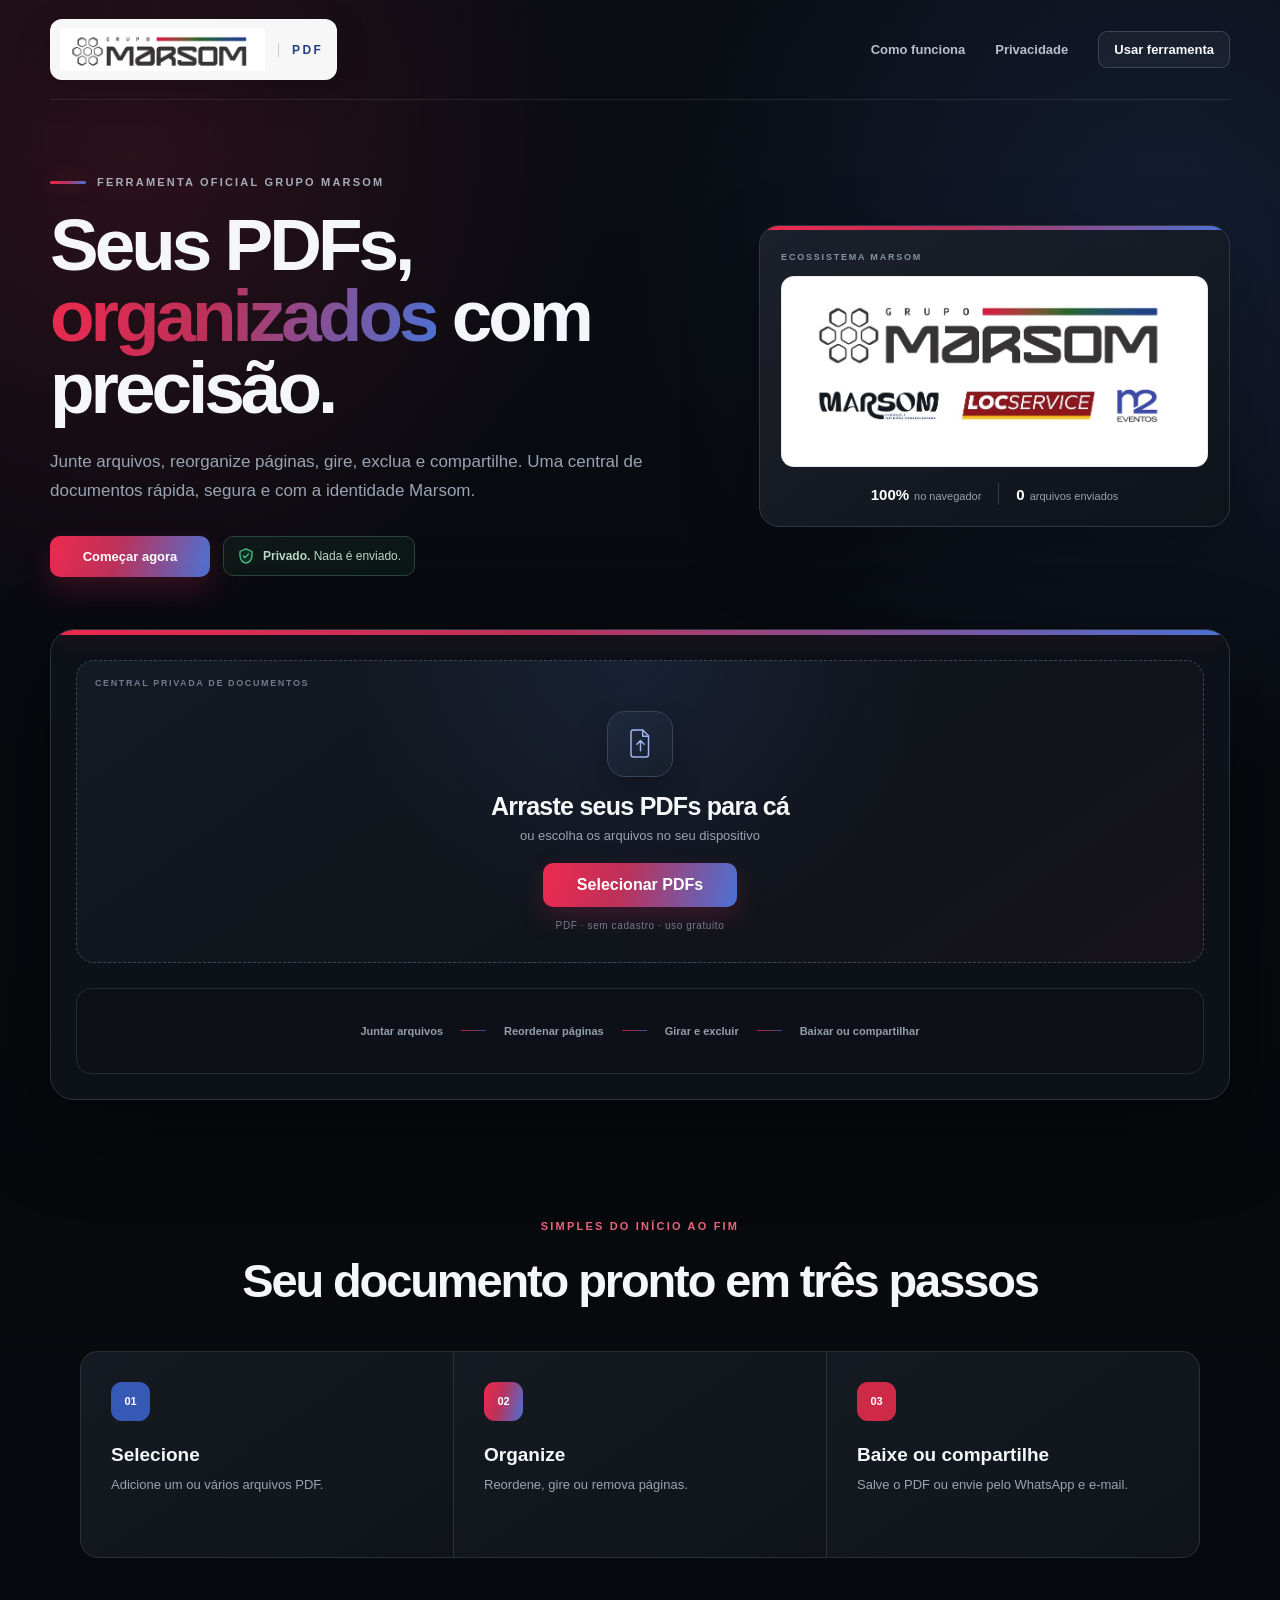
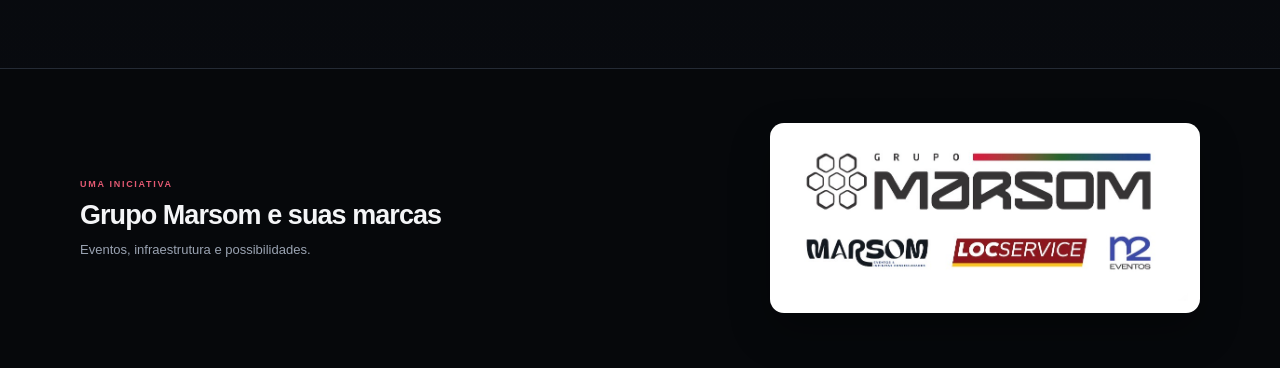
<file: index.html>
<!doctype html>
<html lang="pt-BR">
  <head>
    <meta charset="UTF-8" />
    <meta name="viewport" content="width=device-width, initial-scale=1.0" />
    <meta name="description" content="Junte, reorganize, gire e remova páginas de PDF com privacidade, direto no navegador." />
    <meta name="theme-color" content="#24468d" />
    <link rel="icon" href="./favicon.svg" type="image/svg+xml" />
    <title>PDF Marsom | Junte e organize PDFs</title>
    <script type="module" crossorigin src="./assets/index-D_0NeqN0.js"></script>
    <link rel="stylesheet" crossorigin href="./assets/index-9Cz_FFvO.css">
  </head>
  <body>
    <div id="root"></div>
  </body>
</html>
</file>
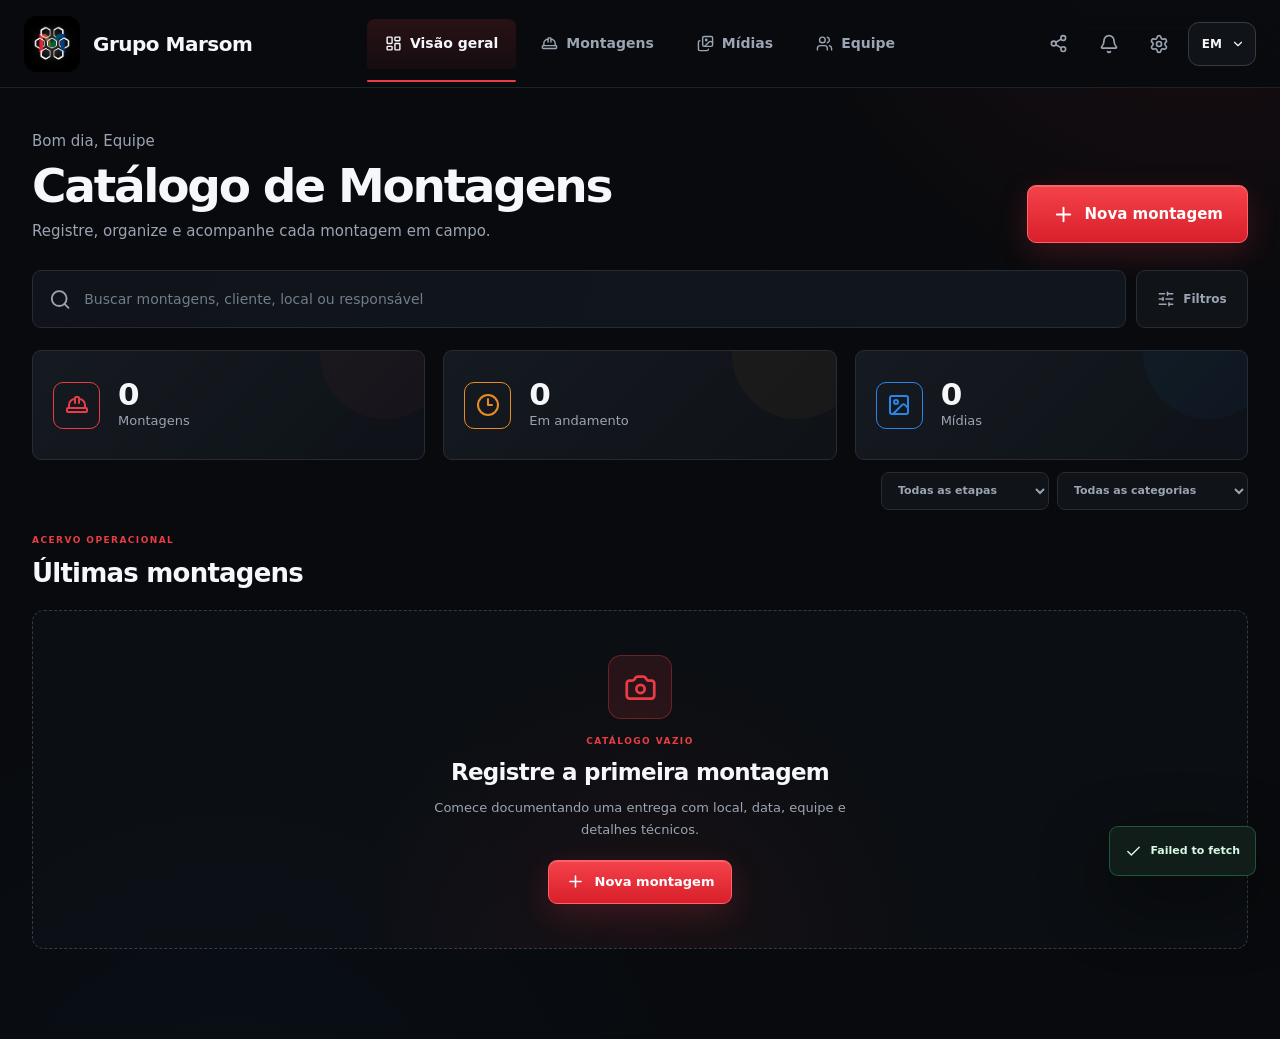
<file: catalogo-marsom/index.html>
<!doctype html>
<html lang="pt-BR">
  <head>
    <meta charset="UTF-8" />
    <meta name="viewport" content="width=device-width, initial-scale=1.0" />
    <meta
      name="description"
      content="Registro visual de montagens, equipes e entregas do Grupo Marsom."
    />
    <meta name="theme-color" content="#090b0f" />
    <link rel="icon" href="./favicon.svg" type="image/svg+xml" />
    <script src="./config.js"></script>
    <title>Grupo Marsom | Catálogo de Montagens</title>
    <script type="module" crossorigin src="/catalogo-marsom/assets/index-b9t-9WVA.js"></script>
    <link rel="stylesheet" crossorigin href="/catalogo-marsom/assets/style-B_e5G7xh.css">
  </head>
  <body>
    <div id="root"></div>
  </body>
</html>
</file>
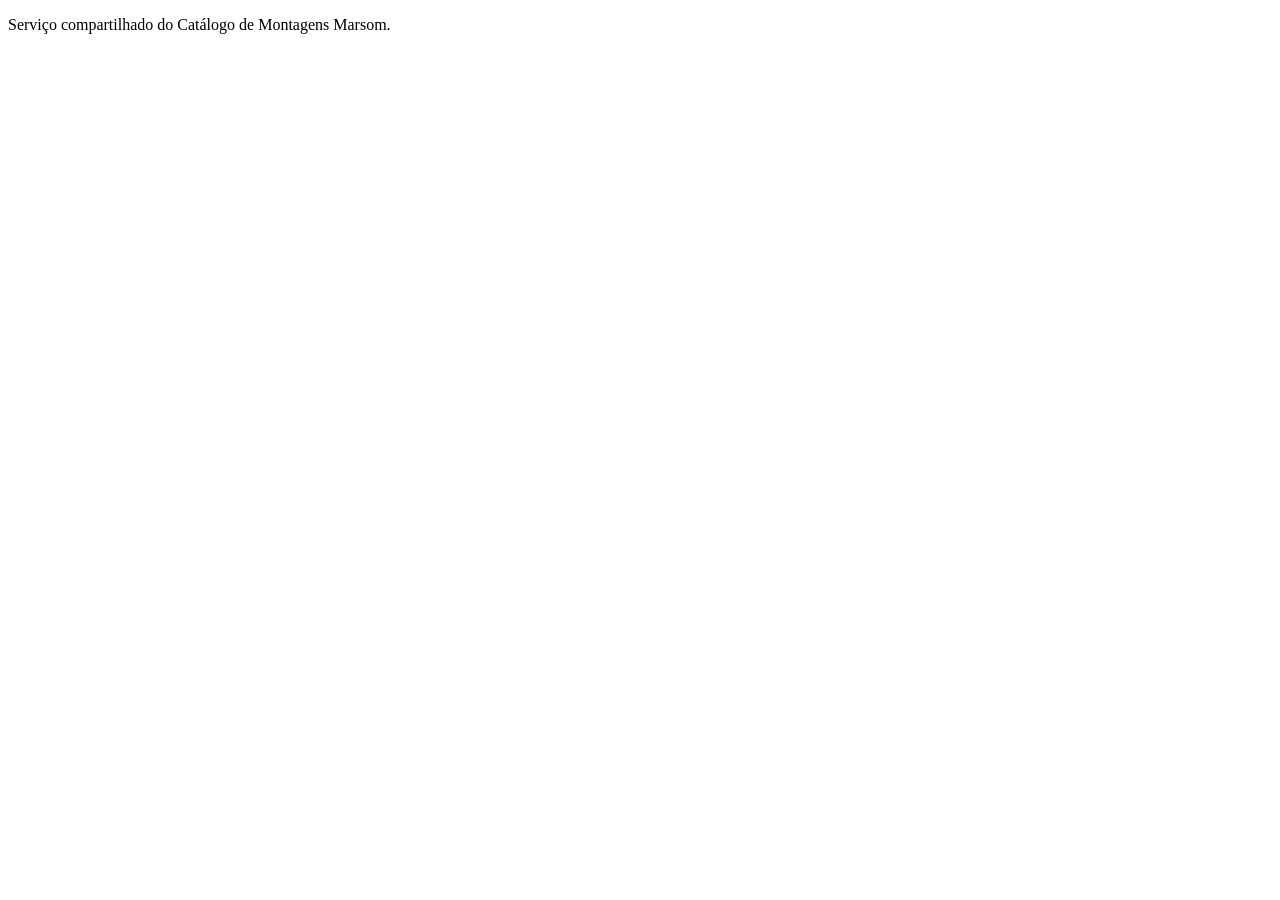
<file: catalogo-marsom-cloudflare/public/index.html>
<!doctype html>
<html lang="pt-BR">
  <head>
    <meta charset="utf-8" />
    <meta name="viewport" content="width=device-width, initial-scale=1" />
    <title>API do Catálogo Marsom</title>
  </head>
  <body>
    <p>Serviço compartilhado do Catálogo de Montagens Marsom.</p>
  </body>
</html>
</file>
<file: assets/index-9Cz_FFvO.css>
:root{--lightningcss-light: ;--lightningcss-dark:initial;color-scheme:dark;--bg:#07090d;--surface:#0f131a;--surface-2:#151a23;--surface-3:#1b212c;--ink:#f4f6fa;--muted:#9aa3b2;--line:#29303d;--red:#e12a4b;--red-deep:#a91837;--blue:#4b72d5;--blue-deep:#223f85;--green:#2ba86b;--brand-gradient:linear-gradient(105deg, #ee294d 0%, #bc315a 42%, #4b72d5 100%)}*{box-sizing:border-box}html{scroll-behavior:smooth}body{background:var(--bg);color:var(--ink);margin:0;font-family:Inter,Arial,Helvetica,sans-serif}button,a{-webkit-tap-highlight-color:transparent}button{font:inherit}a{color:inherit;text-decoration:none}button:focus-visible,a:focus-visible,input:focus-visible+span{outline-offset:3px;outline:3px solid #5a7ddc70}.site-shell{background:radial-gradient(circle at 10% 8%,#e12a4b29,#0000 30rem),radial-gradient(circle at 91% 13%,#4b72d52b,#0000 33rem),linear-gradient(#090c12 0%,#07090d 62%,#090b10 100%);min-height:100vh;position:relative;overflow:hidden}.site-shell:before{z-index:0;content:"";pointer-events:none;opacity:.16;background-image:linear-gradient(#ffffff09 1px,#0000 1px),linear-gradient(90deg,#ffffff09 1px,#0000 1px);background-size:52px 52px;position:absolute;inset:0;-webkit-mask-image:linear-gradient(#000 0,#0000 42rem);mask-image:linear-gradient(#000 0,#0000 42rem)}.site-shell>*{z-index:1;position:relative}.topbar{border-bottom:1px solid #ffffff17;justify-content:space-between;align-items:center;width:min(1180px,100% - 48px);height:100px;margin:0 auto;display:flex}.brand{color:#232429;background:#f7f7f7;border:1px solid #ffffff3d;border-radius:12px;align-items:center;gap:13px;padding:8px 13px 8px 9px;display:flex;box-shadow:0 12px 35px #0000003d}.brand-crop{width:205px;height:43px;display:block;position:relative;overflow:hidden}.brand-crop img{width:205px;height:auto;display:block}.product-name{letter-spacing:.2em;color:var(--blue-deep);border-left:1px solid #c8cad0;padding-left:13px;font-size:12px;font-weight:820}nav{color:#b8bfcb;align-items:center;gap:30px;font-size:13px;font-weight:650;display:flex}nav a{transition:color .16s,border-color .16s,background .16s}nav a:hover{color:#fff}.nav-cta{color:#f8f9fb;background:#ffffff0b;border:1px solid #3d4656;border-radius:9px;padding:10px 15px}.nav-cta:hover{background:#ffffff14;border-color:#5a6780}.hero{grid-template-columns:minmax(0,1.15fr) minmax(340px,.85fr);align-items:center;gap:72px;width:min(1180px,100% - 48px);margin:76px auto 52px;display:grid}.hero-content{max-width:690px}.eyebrow,.section-kicker{letter-spacing:.2em;color:#a5adba;margin:0 0 21px;font-size:11px;font-weight:800}.eyebrow{align-items:center;gap:11px;display:flex}.eyebrow span{background:var(--brand-gradient);border-radius:4px;width:36px;height:3px;box-shadow:0 0 20px #e12a4b6b}.hero h1{letter-spacing:-.055em;max-width:720px;margin:0;font-size:clamp(48px,5.7vw,76px);font-weight:740;line-height:.98}.hero h1 em{color:#0000;background:var(--brand-gradient);-webkit-background-clip:text;background-clip:text;font-style:normal}.hero-copy{max-width:660px;color:var(--muted);margin:25px 0 0;font-size:17px;line-height:1.68}.hero-actions{flex-wrap:wrap;align-items:center;gap:13px;margin-top:30px;display:flex}.hero-cta{text-align:center;color:#fff;background:var(--brand-gradient);border-radius:10px;min-width:160px;padding:13px 20px;font-size:13px;font-weight:780;transition:transform .16s,box-shadow .16s;box-shadow:0 12px 28px #ac255247}.hero-cta:hover{transform:translateY(-2px);box-shadow:0 16px 34px #ac255261}.privacy-pill{color:#b9d8c8;background:#1e593b29;border:1px solid #294438;border-radius:10px;align-items:center;gap:8px;width:-moz-fit-content;width:fit-content;padding:10px 13px;font-size:12px;display:flex}.privacy-pill svg{fill:#2ba86b21;stroke:#4cca88;stroke-width:1.7px;stroke-linecap:round;stroke-linejoin:round;width:18px;height:18px}.hero-signature{background:linear-gradient(145deg,#1c222df0,#0e1219f0),radial-gradient(circle at 100% 0,#4b72d533,#0000 18rem);border:1px solid #303744;border-radius:20px;padding:21px;position:relative;overflow:hidden;box-shadow:0 28px 70px #00000057}.hero-signature:before{content:"";background:var(--brand-gradient);height:4px;position:absolute;inset:0 0 auto}.signature-label{color:#8791a1;letter-spacing:.2em;margin:5px 0 14px;font-size:9px;font-weight:800;display:block}.signature-logo{background:#fff;border-radius:13px;padding:14px;box-shadow:inset 0 0 0 1px #00000014}.signature-logo img{width:100%;height:auto;display:block}.signature-details{color:#99a2b0;justify-content:center;align-items:center;gap:17px;margin-top:16px;font-size:11px;display:flex}.signature-details span{align-items:baseline;gap:5px;display:flex}.signature-details b{color:#fff;font-size:15px}.signature-details i{background:#343c49;width:1px;height:22px}.editor-card{background:#0e1219f7;border:1px solid #2d3542;border-radius:24px;width:min(1180px,100% - 40px);margin:0 auto;scroll-margin-top:20px;position:relative;overflow:hidden;box-shadow:0 30px 85px #00000075}.brand-rule{background:var(--brand-gradient);height:5px;box-shadow:0 0 28px #e12a4b4d}.dropzone{text-align:center;background:radial-gradient(circle at 50% 0,#4b72d51f,#0000 18rem),linear-gradient(145deg,#141a23,#10141b 58%,#17131a);border:1.5px dashed #3b4658;border-radius:18px;flex-direction:column;justify-content:center;align-items:center;min-height:270px;margin:25px;padding:50px 28px 31px;transition:border-color .16s,background .16s,box-shadow .16s;display:flex;position:relative}.dropzone-label{color:#707b8d;letter-spacing:.18em;font-size:9px;font-weight:820;position:absolute;top:17px;left:18px}.upload-icon{color:#9eb5ef;background:linear-gradient(145deg,#1f2a40,#171e2a);border:1px solid #38445a;border-radius:18px;place-items:center;width:66px;height:66px;margin-bottom:15px;display:grid;box-shadow:0 12px 30px #00000040}.upload-icon svg{fill:none;stroke:currentColor;stroke-width:2px;stroke-linecap:round;stroke-linejoin:round;width:35px;height:35px}.dropzone h2{color:#f6f7f9;letter-spacing:-.03em;margin:0 0 7px;font-size:25px}.dropzone p{color:var(--muted);margin:0;font-size:13px}.dropzone small{color:#737c8b;letter-spacing:.06em;margin-top:13px;font-size:10px}.primary-button{color:#fff;background:var(--brand-gradient);cursor:pointer;border:0;border-radius:10px;min-width:194px;margin-top:20px;padding:13px 24px;font-weight:760;transition:transform .16s,box-shadow .16s;box-shadow:0 10px 25px #ad244e42}.primary-button:hover{transform:translateY(-2px);box-shadow:0 14px 31px #ad244e5c}.primary-button:disabled{cursor:wait;opacity:.64;transform:none}.primary-button svg{fill:none;stroke:currentColor;stroke-width:2px;stroke-linecap:round;width:18px;height:18px}.primary-button:has(svg){justify-content:center;align-items:center;gap:8px;display:inline-flex}.visually-hidden{clip:rect(0, 0, 0, 0)!important;white-space:nowrap!important;border:0!important;width:1px!important;height:1px!important;margin:-1px!important;padding:0!important;position:absolute!important;overflow:hidden!important}.dropzone.is-dragging{background:#182238;border-style:solid;border-color:#6c8be0;box-shadow:inset 0 0 0 3px #4b72d51f,0 0 45px #4b72d51f}.dropzone.is-compact{text-align:left;flex-direction:row;justify-content:flex-start;gap:15px;min-height:122px;padding:41px 22px 18px}.dropzone.is-compact .dropzone-label{top:14px}.dropzone.is-compact .upload-icon{border-radius:13px;flex:0 0 48px;width:48px;height:48px;margin:0}.dropzone.is-compact .upload-icon svg{width:26px;height:26px}.dropzone.is-compact h2{font-size:18px}.dropzone.is-compact .primary-button{min-width:auto;margin:0 0 0 auto}.busy-bar{color:#b9c8e8;background:#151d2c;border:1px solid #30405f;border-radius:12px;align-items:center;gap:10px;min-height:48px;margin:0 25px 13px;padding:11px 14px;font-size:12px;display:flex}.spinner{border:2px solid #34425d;border-top-color:#7f9be5;border-radius:50%;flex:none;width:18px;height:18px;animation:.8s linear infinite spin}@keyframes spin{to{transform:rotate(360deg)}}.notice{border-radius:11px;margin:0 25px 13px;padding:12px 14px;font-size:12px;line-height:1.45}.notice.success{color:#9addb9;background:#10271d;border:1px solid #28553e}.notice.info{color:#bccaea;background:#151d2c;border:1px solid #30405f}.notice.error{color:#f2a9b8;background:#2b131c;border:1px solid #643044}.empty-editor{color:#949ead;background:#0d1117;border:1px solid #252c37;border-radius:15px;justify-content:center;align-items:center;gap:18px;min-height:86px;margin:0 25px 25px;padding:18px 22px;font-size:11px;font-weight:680;display:flex}.empty-editor i{background:var(--brand-gradient);opacity:.75;width:25px;height:1px}.live-editor{background:#0b0e13;border:1px solid #2a323e;border-radius:18px;margin:0 25px 25px;overflow:hidden}.live-heading{background:linear-gradient(135deg,#171c25,#121720);border-bottom:1px solid #29303b;justify-content:space-between;align-items:center;gap:18px;padding:21px 22px;display:flex}.live-heading span{color:#e8617a;letter-spacing:.18em;font-size:9px;font-weight:820}.live-heading h2{color:#fff;letter-spacing:-.03em;margin:5px 0 3px;font-size:22px}.live-heading p{color:#8d97a7;margin:0;font-size:11px}.text-button{color:#a5adba;cursor:pointer;background:0 0;border:1px solid #0000;border-radius:8px;padding:9px 11px;font-size:11px;font-weight:680}.text-button.danger{color:#ee7890}.text-button:hover{background:#25151b;border-color:#4d2c38}.live-page-grid{grid-template-columns:repeat(auto-fill,minmax(220px,1fr));gap:15px;padding:18px;display:grid}.live-page-card{cursor:grab;background:linear-gradient(150deg,#171c24,#12161d);border:1px solid #2e3642;border-radius:15px;flex-direction:column;min-width:0;min-height:414px;padding:12px;transition:transform .16s,border-color .16s,box-shadow .16s;display:flex;position:relative;box-shadow:0 10px 25px #0000002e}.live-page-card:hover{border-color:#52627b;transform:translateY(-3px);box-shadow:0 16px 34px #00000047}.live-page-card:active{cursor:grabbing}.drag-handle{z-index:2;-webkit-backdrop-filter:blur(8px);backdrop-filter:blur(8px);background:#080a0ec2;border:1px solid #ffffff1f;border-radius:8px;grid-template-columns:repeat(2,3px);place-content:center;gap:4px 3px;width:26px;height:26px;display:grid;position:absolute;top:22px;right:22px}.drag-handle span{background:#a3adbb;border-radius:50%;width:3px;height:3px}.thumbnail-wrap{background:linear-gradient(135deg,#ffffff06,#0000),#090c11;border:1px solid #242b35;border-radius:11px;place-items:center;width:100%;height:270px;padding:14px;display:grid;position:relative;overflow:hidden}.thumbnail-wrap img{object-fit:contain;max-width:100%;max-height:100%;transform:rotate(var(--page-rotation)) scale(var(--page-scale));transition:transform .18s;display:block;box-shadow:0 8px 24px #00000075}.thumbnail-wrap b{color:#fff;background:#0c0f14d1;border:1px solid #ffffff24;border-radius:7px;place-items:center;min-width:31px;height:25px;padding:0 8px;font-size:10px;display:grid;position:absolute;top:10px;left:10px;box-shadow:0 5px 14px #0000003d}.live-page-meta{flex-direction:column;gap:4px;min-width:0;min-height:65px;padding:13px 3px 10px;display:flex}.live-page-meta>span{color:#7897e7;letter-spacing:.13em;font-size:8px;font-weight:820}.live-page-meta strong{color:#f0f2f5;text-overflow:ellipsis;white-space:nowrap;font-size:12px;overflow:hidden}.live-page-meta small{color:#8791a0;text-overflow:ellipsis;white-space:nowrap;font-size:9px;line-height:1.4;overflow:hidden}.live-page-actions{grid-template-columns:repeat(4,1fr);gap:6px;margin-top:auto;display:grid}.live-page-actions button{color:#aab3c1;cursor:pointer;background:#1a202a;border:1px solid #333c49;border-radius:9px;place-items:center;width:100%;height:35px;padding:8px;transition:background .14s,border-color .14s,color .14s;display:grid}.live-page-actions button:hover:not(:disabled){color:#cbd8f7;background:#222c3d;border-color:#61759b}.live-page-actions button:disabled{opacity:.24;cursor:not-allowed}.live-page-actions button.delete-action:hover{color:#ff98ac;background:#2c1820;border-color:#7a3949}.live-page-actions svg{fill:none;stroke:currentColor;stroke-width:1.8px;stroke-linecap:round;stroke-linejoin:round;width:16px;height:16px}.live-page-actions .arrow-down{transform:rotate(180deg)}.download-panel{background:#141922;border-top:1px solid #2b323e;grid-template-columns:minmax(210px,1fr) auto minmax(390px,auto);align-items:center;gap:18px;min-height:92px;padding:16px 18px;display:grid}.numbering-toggle{cursor:pointer;align-items:center;gap:11px;display:flex}.numbering-toggle>input{opacity:0;pointer-events:none;position:absolute}.toggle-track{background:#242b35;border:1px solid #3a424f;border-radius:99px;flex:none;width:42px;height:24px;padding:3px;transition:background .16s;display:block}.toggle-track>span{background:#b9c0ca;border-radius:50%;width:16px;height:16px;transition:transform .16s;display:block;box-shadow:0 1px 4px #0000004d}.numbering-toggle input:checked+.toggle-track{background:var(--brand-gradient);border-color:#0000}.numbering-toggle input:checked+.toggle-track>span{background:#fff;transform:translate(18px)}.numbering-toggle>span:last-child{flex-direction:column;gap:2px;display:flex}.numbering-toggle strong{color:#e6e9ee;font-size:11px}.numbering-toggle small{color:#7f8998;font-size:9px}.download-summary{color:#7f8998;white-space:nowrap;align-items:center;gap:7px;font-size:11px;display:flex}.download-summary strong{color:#fff}.output-actions{grid-template-columns:repeat(2,minmax(160px,1fr));align-items:center;gap:7px 9px;display:grid}.output-actions small{color:#758090;text-align:right;grid-column:1/-1;font-size:9px;line-height:1.35}.download-button,.share-button{color:#fff;cursor:pointer;border:0;border-radius:10px;justify-content:center;align-items:center;gap:8px;min-width:0;padding:13px 16px;font-weight:740;transition:transform .16s,box-shadow .16s,filter .16s;display:inline-flex}.download-button{background:var(--brand-gradient);box-shadow:0 9px 22px #aa234e3d}.share-button{background:linear-gradient(110deg,#268e5d,#3158ae);box-shadow:0 9px 22px #226d4b33}.download-button:hover:not(:disabled),.share-button:hover:not(:disabled){filter:brightness(1.08);transform:translateY(-2px)}.download-button:disabled,.share-button:disabled{opacity:.55;cursor:wait}.download-button svg,.share-button svg{fill:none;stroke:currentColor;stroke-width:2px;stroke-linecap:round;stroke-linejoin:round;width:18px;height:18px}.how-it-works{text-align:center;width:min(1120px,100% - 40px);margin:120px auto 110px}.section-kicker{color:#e7647c}.how-it-works h2{letter-spacing:-.045em;margin:0;font-size:clamp(31px,4vw,47px)}.steps{text-align:left;background:#2a303a;border:1px solid #2a303a;border-radius:18px;grid-template-columns:repeat(3,1fr);gap:1px;margin-top:43px;display:grid;overflow:hidden}.steps article{background:linear-gradient(145deg,#151a22,#10141a);min-height:205px;padding:30px}.steps b{color:#fff;background:#3659b5;border-radius:11px;place-items:center;width:39px;height:39px;font-size:11px;display:inline-grid}.steps article:nth-child(2) b{background:var(--brand-gradient)}.steps article:nth-child(3) b{background:#cf2948}.steps h3{color:#f4f6f8;margin:23px 0 8px;font-size:19px}.steps p{color:var(--muted);margin:0;font-size:13px;line-height:1.65}footer{background:#06080b;border-top:1px solid #252b35;justify-content:space-between;align-items:center;gap:50px;min-height:300px;padding:48px max(24px,50vw - 560px);display:flex}footer p{color:#e45a73;letter-spacing:.19em;margin:0 0 11px;font-size:9px;font-weight:820}footer h2{color:#f4f5f7;letter-spacing:-.035em;margin:0 0 9px;font-size:27px}footer span{color:var(--muted);font-size:13px}.brand-family{background:#fff;border-radius:14px;width:min(430px,48vw);height:auto;padding:12px;box-shadow:0 18px 40px #0000004d}@media (max-width:980px){.hero{grid-template-columns:1fr;gap:38px;margin-top:58px}.hero-content{max-width:780px}.hero-signature{max-width:610px}.live-page-grid{grid-template-columns:repeat(auto-fill,minmax(205px,1fr))}.download-panel{grid-template-columns:1fr 1fr}.output-actions{grid-column:1/-1}.output-actions small{text-align:left}}@media (max-width:760px){.topbar{width:calc(100% - 28px);height:82px}.brand{padding:6px 9px 6px 7px}.brand-crop{width:170px;height:37px}.brand-crop img{width:170px}.product-name{padding-left:9px;font-size:10px}nav{gap:0}nav a:not(.nav-cta){display:none}.nav-cta{padding:9px 11px;font-size:11px}.hero{width:calc(100% - 30px);margin:48px auto 38px}.hero h1{font-size:clamp(45px,11vw,60px)}.hero-copy{font-size:15px}.signature-details{justify-content:flex-start}.editor-card{border-radius:19px;width:calc(100% - 20px)}.dropzone{min-height:250px;margin:14px;padding:50px 18px 27px}.dropzone.is-compact{flex-wrap:wrap;min-height:0}.dropzone.is-compact .primary-button{width:100%;margin:5px 0 0}.busy-bar,.notice{margin:0 14px 11px}.empty-editor{flex-wrap:wrap;gap:10px 13px;margin:0 14px 14px;padding:16px}.empty-editor i{width:15px}.live-editor{margin:0 14px 14px}.live-heading{align-items:flex-start}.live-heading p{max-width:430px;line-height:1.5}.live-page-grid{grid-template-columns:repeat(auto-fill,minmax(190px,1fr));gap:11px;padding:12px}.live-page-card{min-height:390px}.thumbnail-wrap{height:245px}.download-panel{grid-template-columns:1fr;gap:15px}.output-actions{grid-column:auto}.how-it-works{margin:86px auto}.steps{grid-template-columns:1fr}.steps article{min-height:165px}footer{flex-direction:column;align-items:flex-start;padding:42px 22px}.brand-family{width:min(100%,430px)}}@media (max-width:500px){.topbar{width:calc(100% - 20px)}.brand-crop{width:139px;height:31px}.brand-crop img{width:139px}.product-name{display:none}.hero{width:calc(100% - 24px);margin-top:39px}.hero h1{font-size:43px}.eyebrow{letter-spacing:.14em;font-size:8px}.hero-actions{flex-direction:column;align-items:stretch}.hero-cta,.privacy-pill{justify-content:center;width:100%}.hero-signature{border-radius:16px;padding:15px}.signature-details{gap:10px;font-size:9px}.signature-details b{font-size:13px}.dropzone-label{font-size:8px;left:14px}.dropzone h2{font-size:21px}.empty-editor{text-align:center;grid-template-columns:1fr 1fr;display:grid}.empty-editor i{display:none}.live-heading{padding:18px 16px}.live-heading h2{font-size:20px}.text-button{padding:7px}.live-page-grid{grid-template-columns:1fr}.live-page-card{min-height:430px}.thumbnail-wrap{height:300px}.output-actions{grid-template-columns:1fr}.output-actions small{text-align:left}.download-button,.share-button{width:100%}.how-it-works{width:calc(100% - 24px)}}@media (prefers-reduced-motion:reduce){*,:before,:after{scroll-behavior:auto!important;transition:none!important;animation-duration:.01ms!important}}
</file>
<file: catalogo-marsom/assets/style-B_e5G7xh.css>
/*! tailwindcss v4.2.1 | MIT License | https://tailwindcss.com */
@layer properties{@supports (((-webkit-hyphens:none)) and (not (margin-trim:inline))) or ((-moz-orient:inline) and (not (color:rgb(from red r g b)))){*,:before,:after,::backdrop{--tw-blur:initial;--tw-brightness:initial;--tw-contrast:initial;--tw-grayscale:initial;--tw-hue-rotate:initial;--tw-invert:initial;--tw-opacity:initial;--tw-saturate:initial;--tw-sepia:initial;--tw-drop-shadow:initial;--tw-drop-shadow-color:initial;--tw-drop-shadow-alpha:100%;--tw-drop-shadow-size:initial}}}@layer theme{:root,:host{--font-sans:ui-sans-serif, system-ui, sans-serif, "Apple Color Emoji", "Segoe UI Emoji", "Segoe UI Symbol", "Noto Color Emoji";--font-mono:ui-monospace, SFMono-Regular, Menlo, Monaco, Consolas, "Liberation Mono", "Courier New", monospace;--spacing:.25rem;--default-font-family:var(--font-sans);--default-mono-font-family:var(--font-mono)}}@layer base{*,:after,:before,::backdrop{box-sizing:border-box;border:0 solid;margin:0;padding:0}::file-selector-button{box-sizing:border-box;border:0 solid;margin:0;padding:0}html,:host{-webkit-text-size-adjust:100%;tab-size:4;line-height:1.5;font-family:var(--default-font-family,ui-sans-serif, system-ui, sans-serif, "Apple Color Emoji", "Segoe UI Emoji", "Segoe UI Symbol", "Noto Color Emoji");font-feature-settings:var(--default-font-feature-settings,normal);font-variation-settings:var(--default-font-variation-settings,normal);-webkit-tap-highlight-color:transparent}hr{height:0;color:inherit;border-top-width:1px}abbr:where([title]){-webkit-text-decoration:underline dotted;text-decoration:underline dotted}h1,h2,h3,h4,h5,h6{font-size:inherit;font-weight:inherit}a{color:inherit;-webkit-text-decoration:inherit;-webkit-text-decoration:inherit;-webkit-text-decoration:inherit;-webkit-text-decoration:inherit;text-decoration:inherit}b,strong{font-weight:bolder}code,kbd,samp,pre{font-family:var(--default-mono-font-family,ui-monospace, SFMono-Regular, Menlo, Monaco, Consolas, "Liberation Mono", "Courier New", monospace);font-feature-settings:var(--default-mono-font-feature-settings,normal);font-variation-settings:var(--default-mono-font-variation-settings,normal);font-size:1em}small{font-size:80%}sub,sup{vertical-align:baseline;font-size:75%;line-height:0;position:relative}sub{bottom:-.25em}sup{top:-.5em}table{text-indent:0;border-color:inherit;border-collapse:collapse}:-moz-focusring{outline:auto}progress{vertical-align:baseline}summary{display:list-item}ol,ul,menu{list-style:none}img,svg,video,canvas,audio,iframe,embed,object{vertical-align:middle;display:block}img,video{max-width:100%;height:auto}button,input,select,optgroup,textarea{font:inherit;font-feature-settings:inherit;font-variation-settings:inherit;letter-spacing:inherit;color:inherit;opacity:1;background-color:#0000;border-radius:0}::file-selector-button{font:inherit;font-feature-settings:inherit;font-variation-settings:inherit;letter-spacing:inherit;color:inherit;opacity:1;background-color:#0000;border-radius:0}:where(select:is([multiple],[size])) optgroup{font-weight:bolder}:where(select:is([multiple],[size])) optgroup option{padding-inline-start:20px}::file-selector-button{margin-inline-end:4px}::placeholder{opacity:1}@supports (not ((-webkit-appearance:-apple-pay-button))) or (contain-intrinsic-size:1px){::placeholder{color:currentColor}@supports (color:color-mix(in lab, red, red)){::placeholder{color:color-mix(in oklab, currentcolor 50%, transparent)}}}textarea{resize:vertical}::-webkit-search-decoration{-webkit-appearance:none}::-webkit-date-and-time-value{min-height:1lh;text-align:inherit}::-webkit-datetime-edit{display:inline-flex}::-webkit-datetime-edit-fields-wrapper{padding:0}::-webkit-datetime-edit{padding-block:0}::-webkit-datetime-edit-year-field{padding-block:0}::-webkit-datetime-edit-month-field{padding-block:0}::-webkit-datetime-edit-day-field{padding-block:0}::-webkit-datetime-edit-hour-field{padding-block:0}::-webkit-datetime-edit-minute-field{padding-block:0}::-webkit-datetime-edit-second-field{padding-block:0}::-webkit-datetime-edit-millisecond-field{padding-block:0}::-webkit-datetime-edit-meridiem-field{padding-block:0}::-webkit-calendar-picker-indicator{line-height:1}:-moz-ui-invalid{box-shadow:none}button,input:where([type=button],[type=reset],[type=submit]){appearance:button}::file-selector-button{appearance:button}::-webkit-inner-spin-button{height:auto}::-webkit-outer-spin-button{height:auto}[hidden]:where(:not([hidden=until-found])){display:none!important}}@layer components;@layer utilities{.visible{visibility:visible}.relative{position:relative}.start{inset-inline-start:var(--spacing)}.end{inset-inline-end:var(--spacing)}.block{display:block}.contents{display:contents}.flex{display:flex}.hidden{display:none}.table{display:table}.resize{resize:both}.antialiased{-webkit-font-smoothing:antialiased;-moz-osx-font-smoothing:grayscale}.blur{--tw-blur:blur(8px);filter:var(--tw-blur,) var(--tw-brightness,) var(--tw-contrast,) var(--tw-grayscale,) var(--tw-hue-rotate,) var(--tw-invert,) var(--tw-saturate,) var(--tw-sepia,) var(--tw-drop-shadow,)}}:root{--bg:#080a0d;--header:#090b0f;--surface:#101318;--surface-2:#15191f;--surface-3:#1b2028;--line:#262c35;--line-soft:#1c222a;--text:#f5f7fa;--muted:#9ba4b2;--muted-2:#717b89;--red:#e93d45;--red-bright:#ff3340;--red-soft:#e93d4521;--green:#34c77b;--green-soft:#34c77b21;--blue:#2786ea;--blue-soft:#2786ea21;--orange:#e88a25;--orange-soft:#e88a2521;--shadow:0 24px 70px #00000075;--content:1380px}*{box-sizing:border-box}html{background:var(--bg);color:var(--text);scroll-behavior:smooth;-webkit-tap-highlight-color:transparent}body{background:radial-gradient(circle at 94% -12%, #e93d4517, transparent 29rem), radial-gradient(circle at 18% 112%, #2786ea0d, transparent 32rem), var(--bg);min-height:100vh;color:var(--text);font-family:var(--font-geist-sans), Inter, ui-sans-serif, system-ui, sans-serif;margin:0;overflow-x:hidden}button,input,select,textarea{font:inherit}button{color:inherit}button,a{-webkit-tap-highlight-color:transparent}button:focus-visible,input:focus-visible,select:focus-visible,textarea:focus-visible,a:focus-visible{outline:2px solid var(--red);outline-offset:3px}img,video{max-width:100%;display:block}.visually-hidden{clip:rect(0 0 0 0)!important;white-space:nowrap!important;border:0!important;width:1px!important;height:1px!important;margin:-1px!important;padding:0!important;position:absolute!important;overflow:hidden!important}.catalog-shell{min-height:100vh;padding-bottom:36px}.topbar{z-index:40;min-height:88px;padding:max(12px, env(safe-area-inset-top)) max(24px, calc((100vw - var(--content)) / 2)) 12px;border-bottom:1px solid var(--line-soft);-webkit-backdrop-filter:blur(22px);backdrop-filter:blur(22px);background:#090b0feb;grid-template-columns:minmax(220px,1fr) auto minmax(220px,1fr);align-items:center;gap:30px;display:grid;position:sticky;top:0}.brand{width:fit-content;min-width:0;color:var(--text);cursor:pointer;background:0 0;border:0;align-items:center;gap:13px;padding:0;display:flex}.brand-logo{border-radius:13px;flex:0 0 56px;place-items:center;width:56px;height:56px;display:grid;overflow:hidden}.brand-logo img{object-fit:contain;width:100%;height:100%}.brand>span:last-child{text-overflow:ellipsis;white-space:nowrap;letter-spacing:-.025em;font-size:20px;font-weight:720;overflow:hidden}.desktop-nav{align-items:stretch;gap:7px;display:flex}.desktop-nav button{min-height:50px;color:var(--muted);cursor:pointer;background:0 0;border:0;border-radius:8px 8px 4px 4px;align-items:center;gap:8px;padding:0 18px;font-size:14px;font-weight:620;transition:color .18s,background .18s;display:flex;position:relative}.desktop-nav button:hover{color:var(--text);background:#ffffff09}.desktop-nav button.active{color:var(--text);background:linear-gradient(#e93d4524,#e93d450f)}.desktop-nav button.active:after{background:var(--red);content:"";border-radius:3px;height:2px;position:absolute;bottom:-13px;left:0;right:0}.header-actions{justify-self:end;align-items:center;gap:8px;display:flex}.header-icon,.profile-button,.modal-header>button,.detail-header button{color:var(--muted);cursor:pointer;background:0 0;border:1px solid #0000}.header-icon{border-radius:10px;place-items:center;width:42px;height:42px;display:grid}.header-icon:hover{border-color:var(--line);background:var(--surface);color:var(--text)}.profile-button{background:var(--surface);min-height:44px;color:var(--text);border-color:#353c47;border-radius:11px;align-items:center;gap:9px;padding:0 10px 0 13px;font-size:12px;font-weight:760;display:flex}.mobile-menu-button,.mobile-menu{display:none}.main-content{width:min(var(--content), calc(100% - 64px));margin:0 auto}.hero-row{justify-content:space-between;align-items:flex-end;gap:28px;padding:42px 0 27px;display:flex}.greeting{color:var(--muted);margin:0 0 8px;font-size:15px;font-weight:540}.hero-row h1,.team-page h1{letter-spacing:-.048em;margin:0;font-size:clamp(33px,4vw,47px);font-weight:740;line-height:1.05}.hero-copy{color:var(--muted);margin:10px 0 0;font-size:15px;line-height:1.55}.primary-cta{color:#fff;cursor:pointer;background:linear-gradient(#f4424b,#d91f2a);border:1px solid #ff6268;border-radius:9px;justify-content:center;align-items:center;gap:10px;min-height:58px;padding:0 24px;font-size:15px;font-weight:720;transition:transform .16s,filter .16s,box-shadow .16s;display:inline-flex;box-shadow:0 10px 32px #e93d4533,inset 0 1px #ffffff2e}.primary-cta:hover{filter:brightness(1.07);transform:translateY(-1px);box-shadow:0 14px 36px #e93d4547,inset 0 1px #fff3}.primary-cta:active{transform:scale(.985)}.primary-cta:disabled{opacity:.62;cursor:wait;transform:none}.primary-cta.compact{min-height:44px;padding:0 17px;font-size:13px}.search-tools{grid-template-columns:1fr auto;gap:10px;display:grid}.search-box{border:1px solid var(--line);min-height:58px;color:var(--muted);background:linear-gradient(110deg,#10141a,#11161d);border-radius:9px;align-items:center;gap:13px;padding:0 16px;transition:border-color .16s,box-shadow .16s;display:flex}.search-box:focus-within{border-color:var(--red);box-shadow:0 0 0 3px #e93d451c}.search-box input{width:100%;color:var(--text);background:0 0;border:0;outline:0;font-size:14px}.search-box input::placeholder{color:#717c8a}.search-box button{width:32px;height:32px;color:var(--muted);cursor:pointer;background:0 0;border:0;border-radius:8px;place-items:center;display:grid}.filter-toggle{border:1px solid var(--line);background:var(--surface);min-width:112px;min-height:58px;color:var(--muted);cursor:pointer;border-radius:9px;justify-content:center;align-items:center;gap:8px;padding:0 16px;font-size:12px;font-weight:680;display:flex}.filter-toggle:hover{color:var(--text);border-color:#3b4451}.stats-grid{grid-template-columns:repeat(3,minmax(0,1fr));gap:18px;margin-top:22px;display:grid}.stat-card{border:1px solid var(--line);min-height:110px;color:var(--text);text-align:left;cursor:pointer;background:linear-gradient(135deg,#161b22eb,#0f1318f5);border-radius:9px;align-items:center;gap:18px;padding:18px 20px;transition:transform .18s,border-color .18s,background .18s;display:flex;position:relative;overflow:hidden}.stat-card:before{opacity:.045;content:"";background:currentColor;border-radius:50%;width:130px;height:130px;position:absolute;top:-62px;right:-26px}.stat-card:hover{background:linear-gradient(135deg,#181d24,#11151b);border-color:#3c4552;transform:translateY(-2px)}.stat-card.red{color:var(--red)}.stat-card.orange{color:var(--orange)}.stat-card.blue{color:var(--blue)}.stat-icon{border:1px solid;border-radius:10px;place-items:center;width:47px;height:47px;display:grid}.stat-icon svg{width:24px;height:24px}.stat-card>span:nth-child(2){gap:1px;display:grid}.stat-card strong{color:var(--text);font-size:31px;font-weight:760;line-height:1}.stat-card small{color:var(--muted);font-size:13px;font-weight:500}.stat-arrow{opacity:0;margin-left:auto;transition:opacity .18s,transform .18s;transform:translate(-6px)}.stat-card:hover .stat-arrow{opacity:1;transform:translate(0)}.filter-row{justify-content:flex-end;align-items:center;gap:8px;min-height:54px;padding:10px 0 3px;display:flex}.filter-row select{border:1px solid var(--line);background:var(--surface);min-width:160px;min-height:38px;color:var(--muted);border-radius:8px;padding:0 34px 0 12px;font-size:11px;font-weight:620}.clear-filters{background:var(--red-soft);color:#ff747a;cursor:pointer;border:1px solid #e93d4547;border-radius:8px;align-items:center;gap:6px;min-height:38px;padding:0 12px;font-size:10px;font-weight:720;display:inline-flex}.records-section{padding:12px 0 54px}.section-title-row{justify-content:space-between;align-items:flex-end;gap:20px;margin-bottom:17px;display:flex}.section-kicker{color:var(--red);letter-spacing:.16em;font-size:9px;font-weight:820}.section-title-row h2{letter-spacing:-.03em;margin:4px 0 0;font-size:26px;font-weight:700}.see-all{border:1px solid var(--line);background:var(--surface);min-height:42px;color:var(--muted);cursor:pointer;border-radius:8px;align-items:center;gap:7px;padding:0 14px;font-size:12px;font-weight:650;display:flex}.see-all:hover{color:var(--text);border-color:#414a57}.project-grid{grid-template-columns:repeat(3,minmax(0,1fr));gap:18px;display:grid}.project-card{background:var(--surface);border:1px solid #303744;border-radius:9px;min-width:0;transition:transform .18s,border-color .18s,box-shadow .18s;overflow:hidden;box-shadow:0 9px 26px #00000024}.project-card:hover{border-color:#4a5564;transform:translateY(-2px);box-shadow:0 18px 42px #0000003d}.project-card-button{width:100%;color:inherit;text-align:left;cursor:pointer;background:0 0;border:0;padding:0}.project-image{aspect-ratio:16/10;background:#141922;min-height:235px;position:relative;overflow:hidden}.project-image img,.project-image video{object-fit:cover;width:100%;height:100%;transition:transform .36s}.project-card:hover .project-image img,.project-card:hover .project-image video{transform:scale(1.018)}.project-placeholder{color:#4b5563;background:linear-gradient(135deg,#e93d4517,#0000 44%),linear-gradient(145deg,#171b22,#0e1217);place-content:center;justify-items:center;gap:11px;display:grid;position:absolute;inset:0}.project-placeholder span{color:var(--muted-2);font-size:11px}.project-gradient{pointer-events:none;background:linear-gradient(#0000,#050709f0);position:absolute;inset:28% 0 0}.project-overlay{position:absolute;bottom:17px;left:18px;right:18px}.category-label{color:#c7ced8;letter-spacing:.1em;text-transform:uppercase;-webkit-backdrop-filter:blur(8px);backdrop-filter:blur(8px);background:#07090cb3;border:1px solid #ffffff24;border-radius:6px;width:fit-content;padding:5px 8px;font-size:8px;font-weight:780}.project-title-line{justify-content:space-between;align-items:flex-end;gap:12px;margin-top:8px;display:flex}.project-title-line h3{color:#fff;text-overflow:ellipsis;white-space:nowrap;letter-spacing:-.035em;min-width:0;margin:0;font-size:24px;font-weight:730;overflow:hidden}.status-pill{min-height:29px;color:var(--orange);-webkit-backdrop-filter:blur(8px);backdrop-filter:blur(8px);background:#e88a252b;border:1px solid;border-radius:7px;flex:none;justify-content:center;align-items:center;padding:0 10px;font-size:10px;font-weight:750;display:inline-flex}.status-pill[data-status=planejada]{color:#c5cbd4;background:#ffffff1c}.status-pill[data-status=em-revisao]{background:var(--blue-soft);color:#63aaf3}.status-pill[data-status=concluida]{background:var(--green-soft);color:#52d895}.project-meta{border-top:1px solid var(--line);min-height:55px;color:var(--muted);align-items:center;gap:14px;padding:0 15px;font-size:10px;display:flex}.project-meta span{text-overflow:ellipsis;white-space:nowrap;align-items:center;gap:6px;min-width:0;display:flex;overflow:hidden}.project-meta .media-count{margin-left:auto}.video-indicator{background:#00000080;border:1px solid #ffffff40;border-radius:50%;place-items:center;width:42px;height:42px;display:grid;position:absolute;top:16px;right:16px}.skeleton{border-color:var(--line-soft);background:linear-gradient(90deg,#11151b,#181d24,#11151b) 0 0/220% 100%;min-height:340px;animation:1.5s linear infinite shimmer}@keyframes shimmer{to{background-position:-220% 0}}.empty-state{text-align:center;background:radial-gradient(circle at 50% 100%,#e93d450f,#0000 18rem),#0f13188a;border:1px dashed #333b47;border-radius:12px;align-content:center;place-items:center;min-height:330px;padding:44px 24px;display:grid}.empty-icon{background:var(--red-soft);width:64px;height:64px;color:var(--red);border:1px solid #e93d4557;border-radius:13px;place-items:center;margin-bottom:16px;display:grid}.empty-state h3{letter-spacing:-.03em;margin:6px 0 8px;font-size:23px;font-weight:710}.empty-state p{max-width:470px;color:var(--muted);margin:0 0 20px;font-size:13px;line-height:1.65}.media-grid{grid-template-columns:repeat(4,minmax(0,1fr));gap:12px;display:grid}.media-tile{aspect-ratio:4/3;border:1px solid var(--line);background:var(--surface);color:#fff;text-align:left;cursor:pointer;border-radius:9px;min-height:210px;padding:0;position:relative;overflow:hidden}.media-tile img,.media-tile video{object-fit:cover;width:100%;height:100%;transition:transform .22s}.media-tile:hover img,.media-tile:hover video{transform:scale(1.025)}.media-tile>span{background:linear-gradient(#0000,#030507eb);gap:4px;padding:30px 13px 12px;display:grid;position:absolute;bottom:0;left:0;right:0}.media-tile strong{font-size:14px}.media-tile small{color:#b7bec8;align-items:center;gap:4px;font-size:9px;display:flex}.team-page{padding:52px 0 60px}.team-page-hero{justify-content:space-between;align-items:flex-end;gap:30px;display:flex}.team-page-hero p{max-width:580px;color:var(--muted);margin:11px 0 0;font-size:14px;line-height:1.6}.team-summary-bar{border:1px solid var(--line);background:var(--surface);border-radius:10px;align-items:center;min-height:88px;margin:32px 0 24px;display:flex}.team-summary-bar span{border-right:1px solid var(--line);min-width:200px;color:var(--muted);gap:2px;padding:0 30px;font-size:11px;display:grid}.team-summary-bar strong{color:var(--text);font-size:25px}.team-cards{grid-template-columns:repeat(3,minmax(0,1fr));gap:12px;display:grid}.team-card{border:1px solid var(--line);background:var(--surface);border-radius:10px;grid-template-columns:48px minmax(0,1fr) auto;align-items:center;gap:12px;min-height:115px;padding:18px;display:grid}.team-card.inactive,.member-row.inactive{opacity:.55}.member-avatar{background:var(--red-soft);color:#ff7278;border:1px solid #e93d4552;border-radius:10px;flex:0 0 46px;place-items:center;width:46px;height:46px;font-size:11px;font-weight:800;display:grid}.team-card>div,.member-row>div{gap:3px;min-width:0;display:grid}.team-card strong,.member-row strong{text-overflow:ellipsis;white-space:nowrap;font-size:13px;overflow:hidden}.team-card span:not(.member-avatar),.member-row span:not(.member-avatar){color:#d5dae2;font-size:10px}.team-card small,.member-row small{color:var(--muted);text-overflow:ellipsis;white-space:nowrap;font-size:9px;overflow:hidden}.team-card i{background:var(--green-soft);color:var(--green);text-transform:uppercase;border-radius:6px;padding:4px 7px;font-size:8px;font-style:normal;font-weight:760}.mobile-bottom-nav{display:none}.modal-backdrop,.detail-backdrop{z-index:80;-webkit-backdrop-filter:blur(8px);backdrop-filter:blur(8px);background:#000000b8;position:fixed;inset:0}.modal-backdrop{justify-content:center;align-items:center;padding:24px;display:flex}.modal-sheet{width:min(860px,100%);max-height:calc(100vh - 48px);box-shadow:var(--shadow);background:#0e1116;border:1px solid #303744;border-radius:14px;animation:.2s ease-out modal-in;overflow:auto}@keyframes modal-in{0%{opacity:0;transform:translateY(14px)scale(.985)}}.modal-header{z-index:4;border-bottom:1px solid var(--line);-webkit-backdrop-filter:blur(18px);backdrop-filter:blur(18px);background:#0e1116f0;justify-content:space-between;align-items:center;min-height:77px;padding:16px 22px;display:flex;position:sticky;top:0}.modal-header h2{letter-spacing:-.03em;margin:4px 0 0;font-size:24px;font-weight:710}.modal-header>button{border-color:var(--line);background:var(--surface);border-radius:9px;place-items:center;width:42px;height:42px;display:grid}.modal-content{padding:4px 24px}.modal-content fieldset{border:0;border-bottom:1px solid var(--line-soft);margin:0;padding:23px 0}.modal-content legend{color:#e7ebf1;align-items:center;gap:9px;width:100%;margin-bottom:17px;font-size:14px;font-weight:700;display:flex}.modal-content legend span{background:var(--red-soft);width:27px;height:27px;color:var(--red);border:1px solid #e93d455c;border-radius:7px;place-items:center;font-size:9px;display:grid}.form-grid{gap:13px;display:grid}.form-grid.two{grid-template-columns:repeat(2,minmax(0,1fr))}.modal-content label,.team-form label{gap:7px;margin-bottom:13px;display:grid}.modal-content label>span,.team-form label>span{color:#b4bdc9;font-size:10px;font-weight:680}.modal-content input,.modal-content textarea,.modal-content select,.team-form input{width:100%;min-height:46px;color:var(--text);background:#15191f;border:1px solid #2d3540;border-radius:8px;outline:0;padding:10px 12px;font-size:12px;transition:border-color .16s,box-shadow .16s}.modal-content textarea{resize:vertical;line-height:1.55}.modal-content input:focus,.modal-content textarea:focus,.modal-content select:focus,.team-form input:focus{border-color:var(--red);box-shadow:0 0 0 3px #e93d451a}.input-with-action{grid-template-columns:1fr auto;gap:7px;display:grid}.input-with-action button,.inline-action{background:var(--red-soft);color:#ff6e75;cursor:pointer;border:1px solid #e93d4552;border-radius:8px;justify-content:center;align-items:center;gap:7px;font-size:10px;font-weight:720;display:inline-flex}.input-with-action button{min-width:82px}.inline-action{min-height:40px;padding:0 12px}.coordinates{color:var(--green);align-items:center;gap:5px;margin:-5px 0 13px;font-size:9px;font-weight:650;display:flex}.fieldset-copy{color:var(--muted);margin:-7px 0 15px;font-size:10px;line-height:1.55}.upload-actions{grid-template-columns:repeat(3,minmax(0,1fr));gap:9px;display:grid}.modal-content .upload-action{background:var(--surface);min-height:68px;color:var(--muted);cursor:pointer;border:1px solid #303844;border-radius:9px;grid-template-columns:none;align-items:center;gap:10px;margin:0;padding:12px;transition:border-color .16s,background .16s,color .16s;display:flex}.modal-content .upload-action:hover{background:var(--red-soft);color:var(--text);border-color:#e93d458c}.upload-action>svg{color:var(--red);flex:none}.modal-content .upload-action>span{gap:3px;min-width:0;margin:0;display:grid}.upload-action strong{color:var(--text);font-size:10px}.upload-action small{color:var(--muted);font-size:8px}.modal-content input.visually-hidden{min-height:0;width:1px!important;padding:0!important;position:absolute!important}.upload-queue{gap:7px;margin-top:12px;display:grid}.upload-item{border:1px solid var(--line);background:#11151a;border-radius:9px;grid-template-columns:52px minmax(0,1fr) auto;align-items:center;gap:10px;min-width:0;padding:7px;display:grid}.upload-preview{background:var(--surface-3);border-radius:6px;width:52px;height:45px;position:relative;overflow:hidden}.upload-preview img,.upload-preview video{object-fit:cover;width:100%;height:100%}.upload-preview>svg{color:#fff;filter:drop-shadow(0 2px 5px #000);margin:auto;position:absolute;inset:0}.upload-item>div:nth-child(2){gap:3px;min-width:0;display:grid}.upload-item strong{color:#e8edf3;text-overflow:ellipsis;white-space:nowrap;font-size:10px;overflow:hidden}.upload-item span{color:var(--muted);font-size:8px}.upload-item>button{border:1px solid var(--line);background:var(--surface);width:31px;height:31px;color:var(--muted);cursor:pointer;border-radius:7px;place-items:center;display:grid}.upload-progress,.detail-upload-progress{background:#242b34;border-radius:4px;height:3px;overflow:hidden}.upload-progress i,.detail-upload-progress i{border-radius:inherit;background:linear-gradient(90deg, var(--red), #ff7379);height:100%;transition:width .18s;display:block}.upload-done{color:var(--green)}.upload-error{font-weight:700;color:#ff747a!important}.modal-footer{z-index:4;min-height:76px;padding:12px 22px max(12px, env(safe-area-inset-bottom));border-top:1px solid var(--line);-webkit-backdrop-filter:blur(18px);backdrop-filter:blur(18px);background:#0e1116f2;justify-content:space-between;align-items:center;gap:16px;display:flex;position:sticky;bottom:0}.modal-footer>span{color:var(--muted);align-items:center;gap:6px;font-size:9px;display:flex}.modal-footer>div{gap:8px;display:flex}.secondary-button{border:1px solid var(--line);background:var(--surface);min-height:44px;color:var(--muted);cursor:pointer;border-radius:8px;padding:0 15px;font-size:11px;font-weight:670}.profile-strip{border-bottom:1px solid var(--line);background:linear-gradient(90deg,#e93d4514,#0000);align-items:center;gap:12px;padding:15px 22px;display:flex}.profile-strip>div{gap:3px;display:grid}.profile-strip strong{font-size:13px}.profile-strip small{color:var(--muted);font-size:9px}.team-modal{width:min(940px,100%)}.team-modal-layout{grid-template-columns:320px 1fr;gap:24px;padding:22px;display:grid}.team-form{border:1px solid var(--line);background:var(--surface);border-radius:10px;padding:18px}.team-form h3,.member-list h3{margin:0 0 17px;font-size:14px;font-weight:700}.team-form .primary-cta{width:100%;margin-top:4px}.member-list{min-width:0}.member-list-heading{justify-content:space-between;align-items:center;min-height:38px;display:flex}.member-list-heading h3{margin:0}.member-list-heading>span{background:var(--red-soft);color:var(--red);border-radius:6px;padding:4px 8px;font-size:9px;font-weight:770}.member-row{border:1px solid var(--line);background:var(--surface);border-radius:9px;grid-template-columns:44px minmax(0,1fr) auto;align-items:center;gap:10px;min-height:78px;margin-top:8px;padding:10px;display:grid}.member-row .member-avatar{width:42px;height:42px}.member-row>button{border:1px solid var(--line);background:var(--surface-3);min-height:34px;color:var(--muted);cursor:pointer;border-radius:7px;padding:0 9px;font-size:9px;font-weight:680}.member-list-empty{min-height:210px;color:var(--muted);border:1px dashed #333b47;border-radius:10px;place-content:center;justify-items:center;gap:7px;margin-top:8px;display:grid}.member-list-empty strong{color:var(--text);font-size:12px}.member-list-empty span{font-size:9px}.detail-backdrop{justify-content:flex-end;display:flex}.detail-panel{background:#0d1014;border-left:1px solid #313944;grid-template-rows:auto minmax(0,1fr) auto;width:min(880px,94vw);height:100%;animation:.22s ease-out panel-in;display:grid;position:relative;box-shadow:-30px 0 80px #00000080}@keyframes panel-in{0%{opacity:0;transform:translate(34px)}}.detail-header{min-height:67px;padding:max(10px, env(safe-area-inset-top)) 16px 10px;border-bottom:1px solid var(--line);background:#0d1014f0;justify-content:space-between;align-items:center;display:flex}.detail-header>button:first-child{border-color:var(--line);background:var(--surface);border-radius:9px;place-items:center;width:42px;height:42px;display:grid;transform:rotate(180deg)}.detail-header>div{align-items:center;gap:7px;display:flex}.detail-header>div button{border-color:var(--line);background:var(--surface);border-radius:9px;align-items:center;gap:7px;min-height:42px;padding:0 12px;font-size:10px;font-weight:650;display:flex}.detail-header>div button:last-child{justify-content:center;width:42px;padding:0}.detail-scroll{overflow-y:auto}.detail-cover{aspect-ratio:16/7;background:#11161d;min-height:310px}.detail-cover img,.detail-cover video{object-fit:cover;width:100%;height:100%}.detail-cover-empty{color:#56606e;background:radial-gradient(circle at 75% 20%,#e93d451a,#0000 18rem),linear-gradient(145deg,#171c23,#0c1015);place-content:center;justify-items:center;gap:10px;width:100%;height:100%;font-size:11px;display:grid}.detail-main{padding:25px 27px 34px}.detail-labels{gap:7px;display:flex}.detail-main h2{letter-spacing:-.045em;margin:12px 0 5px;font-size:clamp(28px,4vw,39px);font-weight:750}.detail-client{color:var(--red);margin:0 0 12px;font-size:11px;font-weight:650}.detail-description{max-width:720px;color:var(--muted);white-space:pre-wrap;margin:0 0 20px;font-size:12px;line-height:1.7}.detail-info-grid{grid-template-columns:repeat(4,minmax(0,1fr));gap:9px;display:grid}.detail-info-grid article{border:1px solid var(--line);background:var(--surface);border-radius:9px;flex-direction:column;align-items:flex-start;min-height:118px;padding:13px;display:flex}.detail-info-grid article>svg{color:var(--red);margin-bottom:11px}.detail-info-grid span{color:var(--muted);letter-spacing:.08em;text-transform:uppercase;margin-bottom:4px;font-size:8px;font-weight:720}.detail-info-grid strong{font-size:10px;line-height:1.45}.detail-info-grid small{color:var(--muted);margin-top:3px;font-size:8px}.detail-info-grid a{color:var(--red);align-items:center;gap:2px;margin-top:auto;font-size:8px;font-weight:680;text-decoration:none;display:flex}.detail-media-tools{border:1px solid var(--line);background:linear-gradient(135deg, #e93d4517, var(--surface));border-radius:10px;align-items:center;gap:12px;margin-top:16px;padding:13px;display:flex;position:relative}.detail-media-tools>div:first-child{gap:3px;min-width:0;margin-right:auto;display:grid}.detail-media-tools strong{font-size:11px}.detail-media-tools span{color:var(--muted);font-size:8px}.detail-media-tools>button{background:var(--red-soft);color:#ff7278;cursor:pointer;border:1px solid #e93d4566;border-radius:8px;justify-content:center;align-items:center;gap:7px;min-height:38px;padding:0 12px;font-size:9px;font-weight:720;display:inline-flex}.detail-media-tools>button:disabled{cursor:progress;opacity:.72}.detail-upload-progress{position:absolute;bottom:7px;left:13px;right:13px}.detail-gallery{margin-top:24px}.detail-gallery h3{margin:0 0 11px;font-size:15px}.detail-gallery>div{grid-template-columns:repeat(3,minmax(0,1fr));gap:8px;display:grid}.detail-gallery article{min-width:0;position:relative}.detail-gallery a,.detail-gallery video{aspect-ratio:4/3;border:1px solid var(--line);background:#11151b;border-radius:8px;overflow:hidden}.detail-gallery img,.detail-gallery video{object-fit:cover;width:100%;height:100%}.detail-gallery article>button{z-index:2;color:#ff7b81;cursor:pointer;-webkit-backdrop-filter:blur(8px);backdrop-filter:blur(8px);background:#080a0dc7;border:1px solid #ffffff38;border-radius:7px;place-items:center;width:30px;height:30px;display:grid;position:absolute;top:6px;right:6px}.status-control{border:1px solid var(--line);background:var(--surface);border-radius:10px;margin-top:24px;padding:16px}.status-control>span{color:var(--muted);letter-spacing:.09em;text-transform:uppercase;margin-bottom:10px;font-size:8px;font-weight:750;display:block}.status-control>div{grid-template-columns:repeat(4,minmax(0,1fr));gap:6px;display:grid}.status-control button{background:var(--surface-3);min-height:39px;color:var(--muted);cursor:pointer;border:1px solid #343d49;border-radius:7px;justify-content:center;align-items:center;gap:5px;padding:0 8px;font-size:9px;font-weight:690;display:flex}.status-control button.active{border-color:var(--red);background:var(--red-soft);color:#ff7a80}.status-control button.active[data-status=concluida]{border-color:var(--green);background:var(--green-soft);color:var(--green)}.detail-footer{min-height:74px;padding:10px 16px max(10px, env(safe-area-inset-bottom));border-top:1px solid var(--line);background:#0d1014f5;justify-content:space-between;align-items:center;gap:10px;display:flex}.detail-footer>div{gap:7px;display:flex}.detail-footer button{border:1px solid var(--line);background:var(--surface);min-height:41px;color:var(--muted);cursor:pointer;border-radius:8px;align-items:center;gap:6px;padding:0 11px;font-size:9px;font-weight:680;display:inline-flex}.detail-footer .delete-button{background:var(--red-soft);color:#ff777d;border-color:#e93d454d}.confirm-backdrop{z-index:12;-webkit-backdrop-filter:blur(7px);backdrop-filter:blur(7px);background:#030507c2;place-items:center;padding:18px;display:grid;position:absolute;inset:0}.confirm-dialog{width:min(410px,100%);box-shadow:var(--shadow);background:#11151a;border:1px solid #3a424e;border-radius:14px;grid-template-columns:auto 1fr;gap:13px;padding:22px;display:grid}.confirm-icon{background:var(--red-soft);color:#ff747a;border:1px solid #e93d4561;border-radius:11px;place-items:center;width:43px;height:43px;display:grid}.confirm-dialog h3{margin:1px 0 7px;font-size:17px}.confirm-dialog p{color:var(--muted);margin:0;font-size:10px;line-height:1.6}.confirm-dialog footer{grid-column:1/-1;justify-content:flex-end;gap:8px;margin-top:7px;display:flex}.confirm-delete{background:var(--red);color:#fff;cursor:pointer;border:1px solid #ff5d65;border-radius:8px;align-items:center;gap:7px;min-height:44px;padding:0 15px;font-size:11px;font-weight:720;display:inline-flex}.detail-loader{color:var(--muted);grid-row:1/-1;place-content:center;justify-items:center;gap:13px;font-size:11px;display:grid}.toast{z-index:120;max-width:min(420px,100vw - 32px);min-height:50px;box-shadow:var(--shadow);color:#d9f8e8;background:#111d18;border:1px solid #34c77b57;border-radius:9px;align-items:center;gap:9px;padding:11px 15px;font-size:11px;font-weight:650;animation:.18s ease-out toast-in;display:flex;position:fixed;bottom:24px;right:24px}@keyframes toast-in{0%{opacity:0;transform:translateY(10px)}}.spin{animation:.8s linear infinite spin}@keyframes spin{to{transform:rotate(360deg)}}@media (width<=1080px){.topbar{grid-template-columns:1fr auto}.desktop-nav{display:none}.mobile-menu-button{display:grid}.mobile-menu{z-index:39;border:1px solid var(--line);width:220px;box-shadow:var(--shadow);background:#0f1318fa;border-radius:11px;padding:8px;display:grid;position:fixed;top:88px;right:18px}.mobile-menu button{min-height:45px;color:var(--muted);background:0 0;border:0;border-radius:8px;align-items:center;gap:9px;padding:0 12px;font-size:11px;font-weight:650;display:flex}.mobile-menu button.active{background:var(--red-soft);color:#ff747a}.project-grid,.team-cards{grid-template-columns:repeat(2,minmax(0,1fr))}.media-grid{grid-template-columns:repeat(3,minmax(0,1fr))}.detail-info-grid{grid-template-columns:repeat(2,minmax(0,1fr))}}@media (width<=720px){.catalog-shell{padding-bottom:92px}.topbar{min-height:72px;padding:max(8px, env(safe-area-inset-top)) 15px 8px}.brand-logo{flex-basis:46px;width:46px;height:46px}.brand>span:last-child{font-size:16px}.header-actions{gap:3px}.desktop-only,.mobile-menu-button{display:none}.profile-button{min-width:43px;padding:0 8px}.profile-button svg{display:none}.main-content{width:min(100% - 28px, var(--content))}.hero-row{align-items:flex-start;padding:27px 0 18px}.hero-row h1,.team-page h1{font-size:31px}.hero-copy{max-width:300px;font-size:12px}.hero-row>.primary-cta{display:none}.search-tools{grid-template-columns:1fr}.search-box{min-height:52px}.filter-toggle{display:none}.stats-grid{grid-template-columns:repeat(3,minmax(0,1fr));gap:7px}.stat-card{text-align:center;align-content:center;justify-items:center;gap:6px;min-height:96px;padding:12px 8px;display:grid}.stat-icon{width:34px;height:34px}.stat-icon svg{width:18px;height:18px}.stat-card strong{font-size:22px}.stat-card small{font-size:8px}.stat-arrow{display:none}.filter-row{scrollbar-width:none;justify-content:flex-start;overflow-x:auto}.filter-row select{min-width:145px}.section-title-row h2{font-size:22px}.project-grid,.team-cards{grid-template-columns:1fr}.project-image{min-height:245px}.project-title-line h3{font-size:22px}.project-meta{gap:8px}.project-meta span:nth-child(2){display:none}.media-grid{grid-template-columns:repeat(2,minmax(0,1fr));gap:8px}.media-tile{min-height:160px}.team-page{padding-top:30px}.team-page-hero{align-items:flex-start}.team-page-hero>.primary-cta{width:47px;min-height:47px;padding:0;font-size:0}.team-summary-bar span{min-width:50%;padding:0 18px}.mobile-bottom-nav{z-index:45;right:10px;bottom:max(8px, env(safe-area-inset-bottom));-webkit-backdrop-filter:blur(20px);backdrop-filter:blur(20px);background:#101318f0;border:1px solid #333b47;border-radius:15px;grid-template-columns:repeat(5,1fr);align-items:center;height:67px;padding:5px 7px;display:grid;position:fixed;left:10px;box-shadow:0 16px 50px #00000073}.mobile-bottom-nav button{height:52px;color:var(--muted);background:0 0;border:0;border-radius:10px;align-content:center;place-items:center;gap:2px;padding:0;font-size:7px;font-weight:670;display:grid}.mobile-bottom-nav button.active{color:#ff6e74}.mobile-bottom-nav .mobile-new{color:#fff;background:linear-gradient(#f4424b,#d91f2a);border:1px solid #ff6268;border-radius:14px;width:54px;height:54px;margin:-22px auto 0;box-shadow:0 9px 26px #e93d4561}.modal-backdrop{padding:max(8px, env(safe-area-inset-top)) 0 0;align-items:flex-end}.modal-sheet{max-height:calc(100vh - max(8px, env(safe-area-inset-top)));border-bottom:0;border-left:0;border-right:0;border-radius:16px 16px 0 0}.modal-header,.modal-content,.modal-footer{padding-left:16px;padding-right:16px}.form-grid.two{grid-template-columns:1fr;gap:0}.upload-actions{grid-template-columns:1fr}.modal-content .upload-action{min-height:58px}.modal-footer{align-items:stretch}.modal-footer>span{display:none}.modal-footer>div{width:100%}.modal-footer>div>button{flex:1}.team-modal-layout{grid-template-columns:1fr;padding:16px}.detail-panel{border-left:0;width:100%;max-width:none}.detail-cover{min-height:240px}.detail-main{padding:20px 15px 28px}.detail-info-grid{grid-template-columns:repeat(2,minmax(0,1fr))}.detail-media-tools{flex-direction:column;align-items:stretch}.detail-media-tools>button{width:100%}.detail-gallery>div,.status-control>div{grid-template-columns:repeat(2,minmax(0,1fr))}.detail-footer>div button{font-size:0}.detail-footer>div button svg{width:18px;height:18px}.toast{bottom:88px;left:14px;right:14px}}@media (width<=390px){.brand>span:last-child{display:none}.status-pill{padding:0 7px;font-size:8px}.project-title-line h3{font-size:20px}.media-grid{grid-template-columns:1fr}}@media (prefers-reduced-motion:reduce){*,:before,:after{scroll-behavior:auto!important;transition-duration:.01ms!important;animation-duration:.01ms!important;animation-iteration-count:1!important}}@media print{body{color:#111!important;background:#fff!important}.topbar,.main-content,.mobile-bottom-nav,.detail-header,.detail-footer,.toast{display:none!important}.detail-backdrop{background:#fff;position:static}.detail-panel{color:#111;width:100%;height:auto;box-shadow:none;background:#fff;border:0}.detail-scroll{overflow:visible}.detail-main,.detail-info-grid article,.status-control{color:#111;background:#fff}.detail-description,.detail-info-grid span,.detail-info-grid small{color:#555}.status-control{display:none}}@property --tw-blur{syntax:"*";inherits:false}@property --tw-brightness{syntax:"*";inherits:false}@property --tw-contrast{syntax:"*";inherits:false}@property --tw-grayscale{syntax:"*";inherits:false}@property --tw-hue-rotate{syntax:"*";inherits:false}@property --tw-invert{syntax:"*";inherits:false}@property --tw-opacity{syntax:"*";inherits:false}@property --tw-saturate{syntax:"*";inherits:false}@property --tw-sepia{syntax:"*";inherits:false}@property --tw-drop-shadow{syntax:"*";inherits:false}@property --tw-drop-shadow-color{syntax:"*";inherits:false}@property --tw-drop-shadow-alpha{syntax:"<percentage>";inherits:false;initial-value:100%}@property --tw-drop-shadow-size{syntax:"*";inherits:false}
/*$vite$:1*/
</file>
